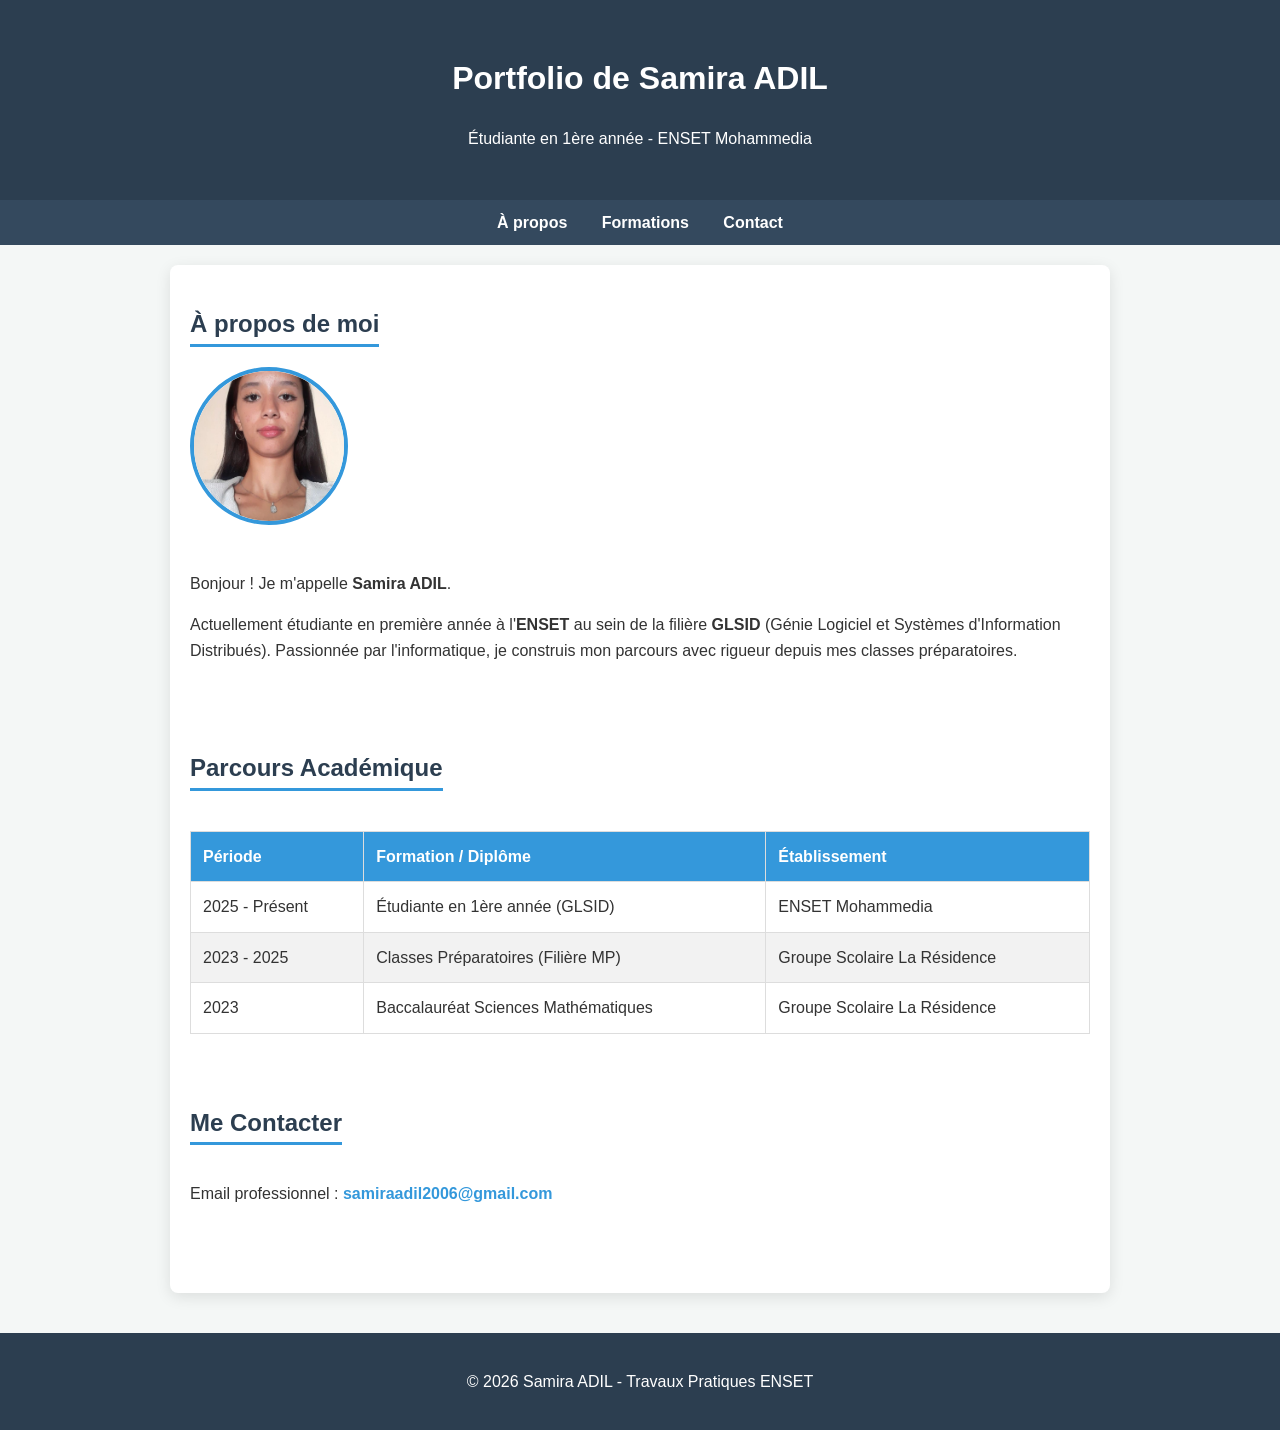
<file: TD1/index.html>
<!DOCTYPE html>
<html lang="fr">
<head>
    <meta charset="UTF-8">
    <meta name="viewport" content="width=device-width, initial-scale=1.0">
    <title>Portfolio - Samira ADIL</title>
    <style>
        body { font-family: 'Segoe UI', Tahoma, Geneva, Verdana, sans-serif; line-height: 1.6; margin: 0; padding: 0; color: #333; background-color: #f4f7f6; }
        header { background: #2c3e50; color: white; padding: 2rem 1rem; text-align: center; }
        nav { background: #34495e; padding: 10px; text-align: center; position: sticky; top: 0; z-index: 1000; }
        nav a { color: white; margin: 0 15px; text-decoration: none; font-weight: bold; transition: 0.3s; }
        nav a:hover { color: #3498db; }
        main { padding: 20px; max-width: 900px; margin: 20px auto; background: white; border-radius: 8px; box-shadow: 0 4px 15px rgba(0,0,0,0.1); }
        section { margin-bottom: 40px; padding-bottom: 10px; }
        h2 { color: #2c3e50; border-bottom: 3px solid #3498db; display: inline-block; margin-bottom: 20px; }
        .profile-container { display: flex; align-items: center; gap: 30px; flex-wrap: wrap; }
        .profile-img { border-radius: 50%; width: 150px; height: 150px; object-fit: cover; border: 4px solid #3498db; background-color: #eee; }
        table { width: 100%; border-collapse: collapse; margin-top: 20px; background: white; }
        table, th, td { border: 1px solid #ddd; padding: 12px; text-align: left; }
        th { background-color: #3498db; color: white; }
        tr:nth-child(even) { background-color: #f2f2f2; }
        footer { background: #2c3e50; color: white; text-align: center; padding: 20px; margin-top: 40px; }
        .contact-link { color: #3498db; text-decoration: none; font-weight: bold; }
    </style>
</head>
<body>

    <header>
        <h1>Portfolio de Samira ADIL</h1>
        <p>Étudiante en 1ère année - ENSET Mohammedia</p>
    </header>

    <nav>
        <a href="#propos">À propos</a>
        <a href="#formations">Formations</a>
        <a href="#contact">Contact</a>
    </nav>

    <main>
        <section id="propos">
            <h2>À propos de moi</h2>
            <div class="profile-container">
                <img src="ma-photo.jpg" alt="Photo de Samira ADIL" class="profile-img">
                <div>
                    <p>Bonjour ! Je m'appelle <strong>Samira ADIL</strong>.</p>
                    <p>Actuellement étudiante en première année à l'<strong>ENSET</strong> au sein de la filière <strong>GLSID</strong> (Génie Logiciel et Systèmes d'Information Distribués). Passionnée par l'informatique, je construis mon parcours avec rigueur depuis mes classes préparatoires.</p>
                </div>
            </div>
        </section>

        <section id="formations">
            <h2>Parcours Académique</h2>
            <table>
                <thead>
                    <tr>
                        <th>Période</th>
                        <th>Formation / Diplôme</th>
                        <th>Établissement</th>
                    </tr>
                </thead>
                <tbody>
                    <tr>
                        <td>2025 - Présent</td>
                        <td>Étudiante en 1ère année (GLSID)</td>
                        <td>ENSET Mohammedia</td>
                    </tr>
                    <tr>
                        <td>2023 - 2025</td>
                        <td>Classes Préparatoires (Filière MP)</td>
                        <td>Groupe Scolaire La Résidence</td>
                    </tr>
                    <tr>
                        <td>2023</td>
                        <td>Baccalauréat Sciences Mathématiques</td>
                        <td>Groupe Scolaire La Résidence</td>
                    </tr>
                </tbody>
            </table>
        </section>

        <section id="contact">
            <h2>Me Contacter</h2>
            <p>Email professionnel : <a href="mailto:samiraadil2006@gmail.com" class="contact-link">samiraadil2006@gmail.com</a></p>
        </section>
    </main>

    <footer>
        <p>&copy; 2026 Samira ADIL - Travaux Pratiques ENSET</p>
    </footer>

</body>
</html>
</file>
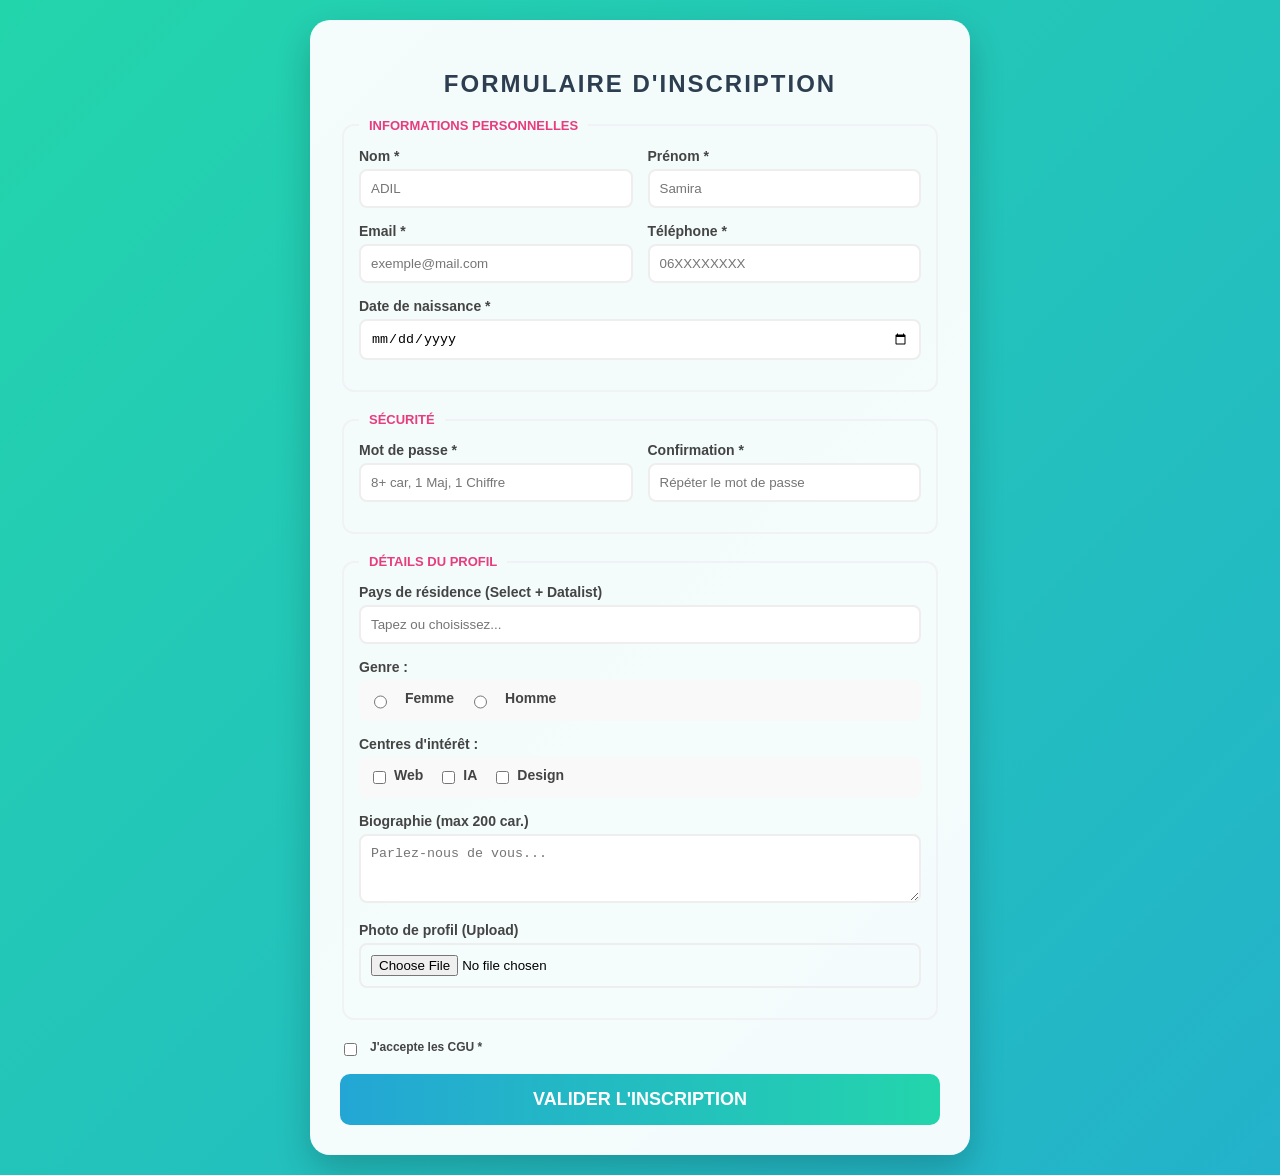
<file: TD2/index.html>
<!DOCTYPE html>
<html lang="fr">
<head>
    <meta charset="UTF-8">
    <meta name="viewport" content="width=device-width, initial-scale=1.0">
    <title>Inscription Complète - Samira ADIL</title>
    <style>
        body { 
            font-family: 'Poppins', sans-serif; 
            background: linear-gradient(-45deg, #ee7752, #e73c7e, #23a6d5, #23d5ab);
            background-size: 400% 400%;
            animation: gradient 15s ease infinite;
            display: flex; justify-content: center; align-items: center; 
            min-height: 100vh; margin: 0; padding: 20px;
        }
        @keyframes gradient { 0% { background-position: 0% 50%; } 50% { background-position: 100% 50%; } 100% { background-position: 0% 50%; } }

        .form-card { 
            background: rgba(255, 255, 255, 0.95); 
            padding: 30px; border-radius: 20px; 
            box-shadow: 0 15px 35px rgba(0,0,0,0.2); 
            width: 100%; max-width: 600px;
        }
        h2 { text-align: center; color: #2c3e50; text-transform: uppercase; letter-spacing: 2px; }
        fieldset { border: 2px solid #f0f2f5; border-radius: 12px; padding: 15px; margin-bottom: 20px; }
        legend { font-weight: bold; color: #e73c7e; padding: 0 10px; font-size: 13px; }
        
        .grid { display: grid; grid-template-columns: 1fr 1fr; gap: 15px; }
        .group { margin-bottom: 15px; }
        label { display: block; margin-bottom: 5px; font-weight: 600; color: #444; font-size: 14px; }
        input, select, textarea { width: 100%; padding: 10px; border: 2px solid #eee; border-radius: 8px; box-sizing: border-box; outline: none; }
        input:focus, textarea:focus { border-color: #23a6d5; }

        .flex-row { display: flex; gap: 15px; flex-wrap: wrap; background: #f9f9f9; padding: 10px; border-radius: 8px; }
        .checkbox-group { display: flex; align-items: center; gap: 5px; font-size: 13px; }
        input[type="checkbox"], input[type="radio"] { width: auto; }
        
        button { 
            width: 100%; padding: 15px; background: linear-gradient(to right, #23a6d5, #23d5ab); 
            color: white; border: none; border-radius: 10px; cursor: pointer; 
            font-size: 18px; font-weight: bold; transition: 0.3s;
        }
        button:hover { transform: translateY(-3px); box-shadow: 0 5px 15px rgba(0,0,0,0.2); }
    </style>
</head>
<body>

<div class="form-card">
    <h2>Formulaire d'Inscription</h2>
    <form action="#" method="POST">
        
        <fieldset>
            <legend>INFORMATIONS PERSONNELLES</legend>
            <div class="grid">
                <div class="group">
                    <label for="nom">Nom *</label>
                    <input type="text" id="nom" name="nom" required placeholder="ADIL">
                </div>
                <div class="group">
                    <label for="prenom">Prénom *</label>
                    <input type="text" id="prenom" name="prenom" required placeholder="Samira">
                </div>
            </div>
            <div class="grid">
                <div class="group">
                    <label for="email">Email *</label>
                    <input type="email" id="email" name="email" required placeholder="exemple@mail.com">
                </div>
                <div class="group">
                    <label for="tel">Téléphone *</label>
                    <input type="tel" id="tel" name="tel" pattern="0[5-7][0-9]{8}" required placeholder="06XXXXXXXX">
                </div>
            </div>
            <div class="group">
                <label for="birth">Date de naissance *</label>
                <input type="date" id="birth" name="birth" required>
            </div>
        </fieldset>

        <fieldset>
            <legend>SÉCURITÉ</legend>
            <div class="grid">
                <div class="group">
                    <label for="pass">Mot de passe *</label>
                    <input type="password" id="pass" name="pass" pattern="(?=.*\d)(?=.*[a-z])(?=.*[A-Z]).{8,}" required placeholder="8+ car, 1 Maj, 1 Chiffre">
                </div>
                <div class="group">
                    <label for="conf-pass">Confirmation *</label>
                    <input type="password" id="conf-pass" name="conf-pass" required placeholder="Répéter le mot de passe">
                </div>
            </div>
        </fieldset>

        <fieldset>
            <legend>DÉTAILS DU PROFIL</legend>
            <div class="group">
                <label for="pays">Pays de résidence (Select + Datalist)</label>
                <input list="liste-pays" id="pays" name="pays" placeholder="Tapez ou choisissez...">
                <datalist id="liste-pays">
                    <option value="Maroc"><option value="France"><option value="Sénégal"><option value="Canada">
                </datalist>
            </div>
            <div class="group">
                <label>Genre :</label>
                <div class="flex-row">
                    <input type="radio" id="f" name="genre" value="F" required> <label for="f">Femme</label>
                    <input type="radio" id="h" name="genre" value="H"> <label for="h">Homme</label>
                </div>
            </div>
            <div class="group">
                <label>Centres d'intérêt :</label>
                <div class="flex-row">
                    <div class="checkbox-group"><input type="checkbox" id="c1" name="interest" value="web"><label for="c1">Web</label></div>
                    <div class="checkbox-group"><input type="checkbox" id="c2" name="interest" value="ai"><label for="c2">IA</label></div>
                    <div class="checkbox-group"><input type="checkbox" id="c3" name="interest" value="design"><label for="c3">Design</label></div>
                </div>
            </div>
            <div class="group">
                <label for="bio">Biographie (max 200 car.)</label>
                <textarea id="bio" name="bio" maxlength="200" rows="3" placeholder="Parlez-nous de vous..."></textarea>
            </div>
            <div class="group">
                <label for="photo">Photo de profil (Upload)</label>
                <input type="file" id="photo" name="photo" accept="image/*">
            </div>
        </fieldset>

        <div class="group" style="display:flex; align-items: center; gap: 10px;">
            <input type="checkbox" id="cgu" name="cgu" required style="width:auto;">
            <label for="cgu" style="font-size: 12px;">J'accepte les CGU *</label>
        </div>

        <button type="submit">VALIDER L'INSCRIPTION</button>
    </form>
</div>

</body>
</html>
</file>
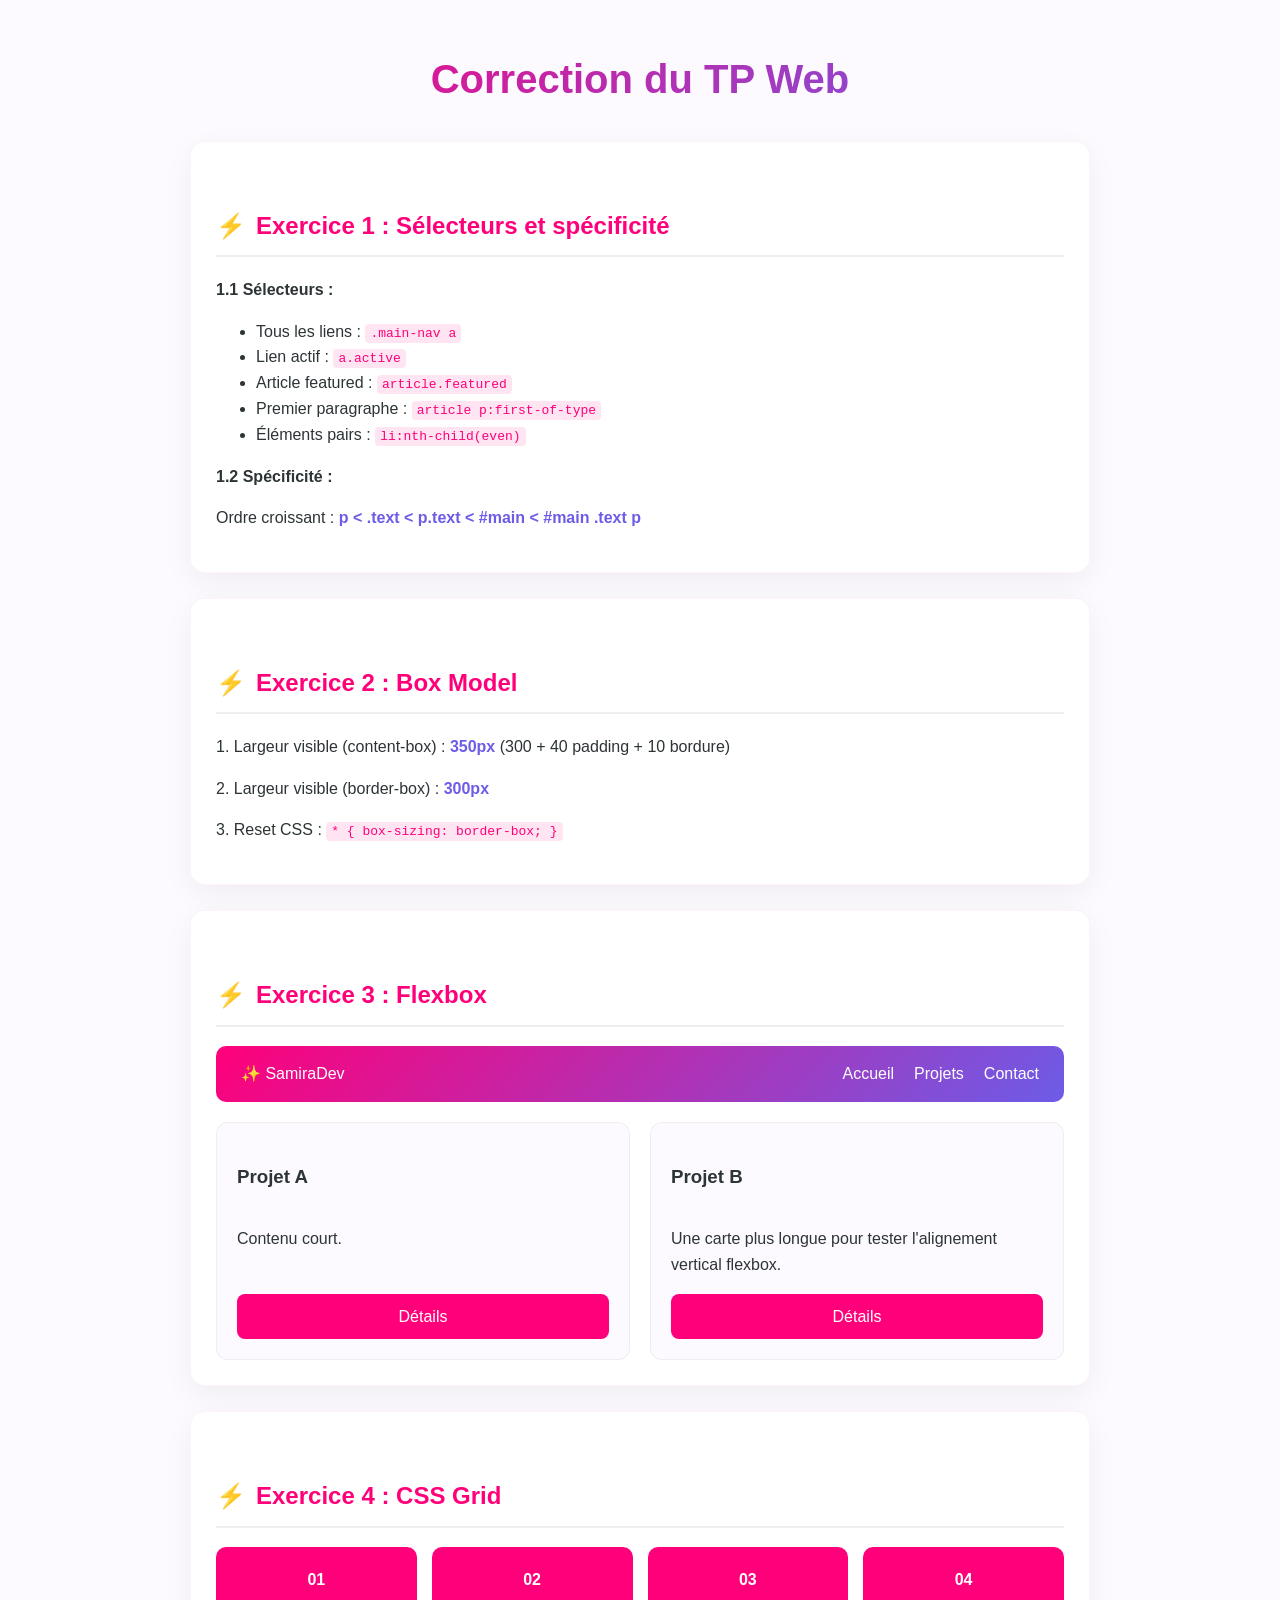
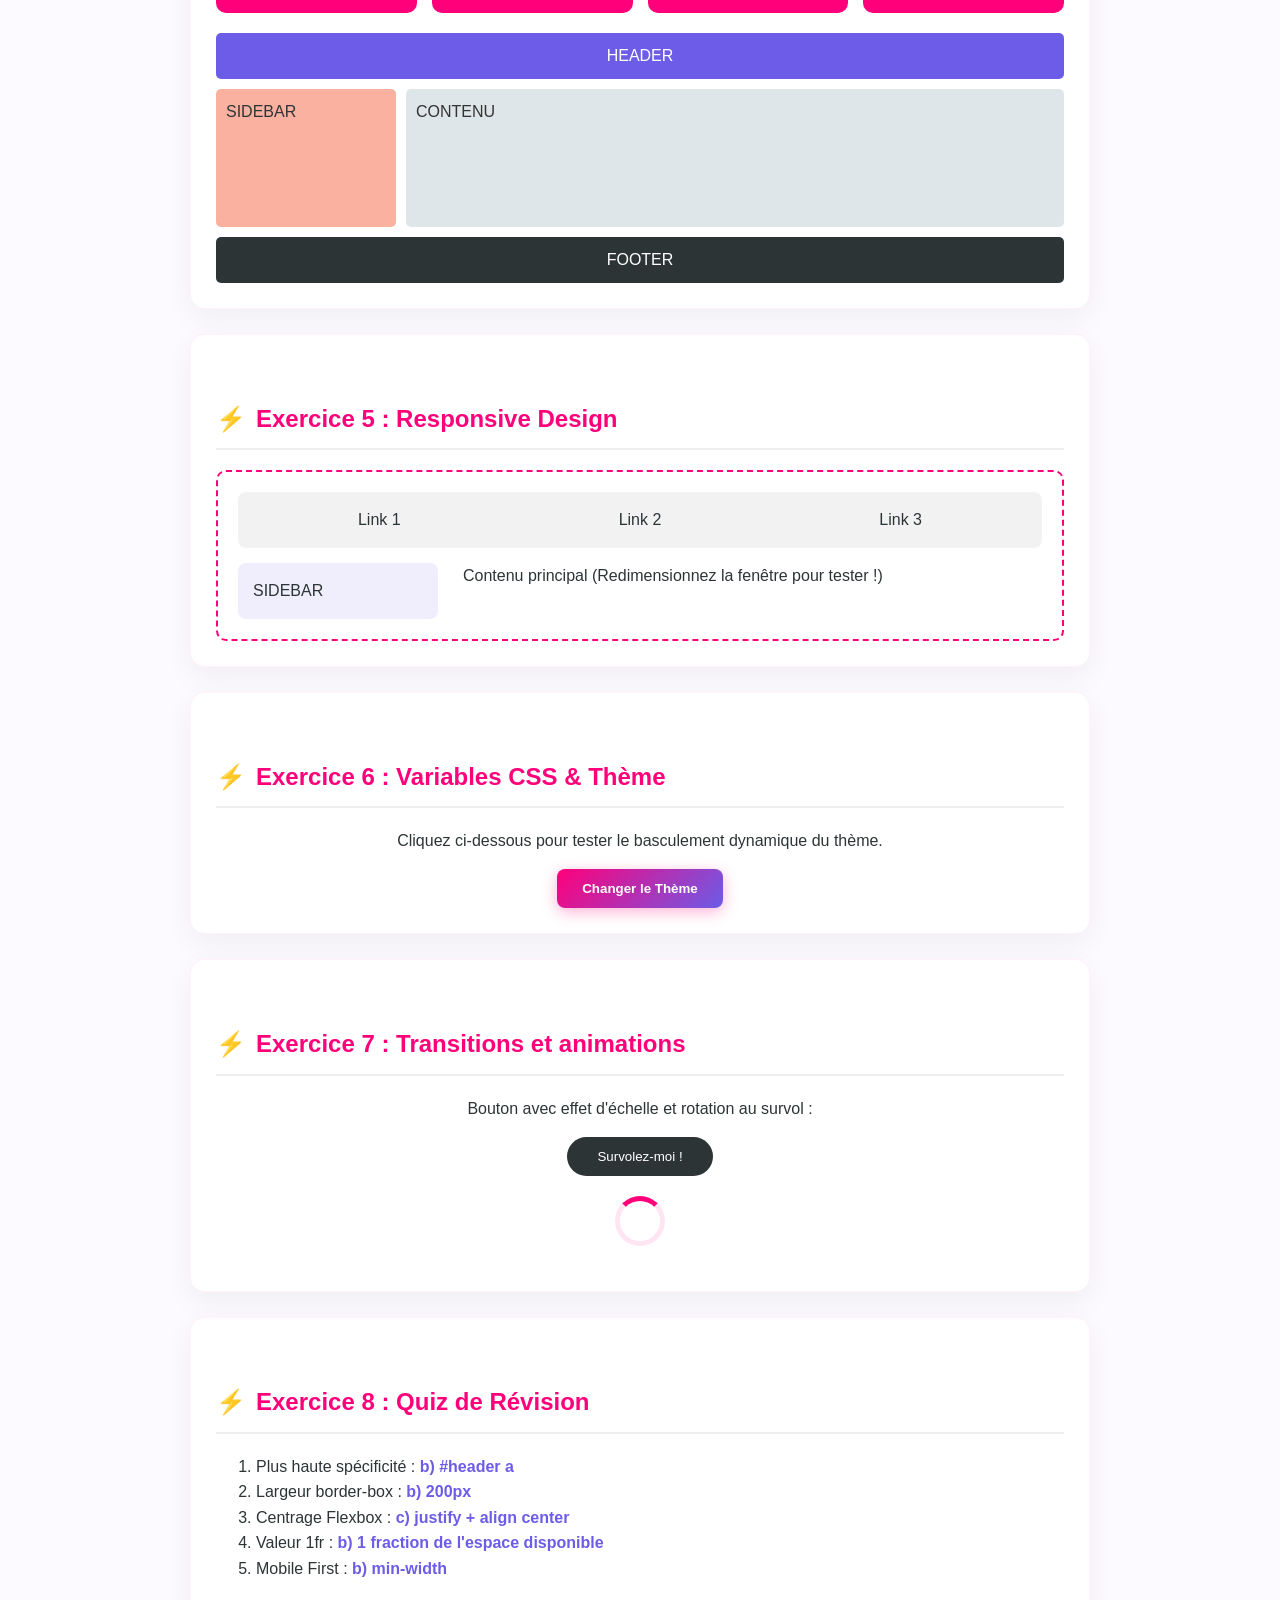
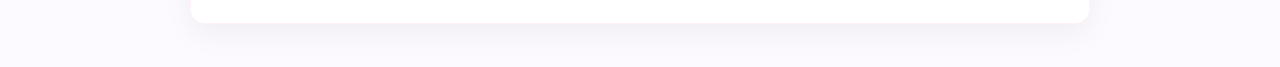
<file: TD4/index.html>
<!DOCTYPE html>
<html lang="fr">
<head>
  <meta charset="UTF-8">
  <meta name="viewport" content="width=device-width, initial-scale=1.0">
  <title>TP Technologies et Développement Web - Correction</title>
  <style>
    /* --- CONFIGURATION DES VARIABLES (EXERCICE 6) --- */
    :root {
      --primary-color: #ff007a; /* Rose Orchidée */
      --secondary-color: #2d3436;
      --bg-color: #fcfaff;
      --text-color: #2d3436;
      --card-bg: #ffffff;
      --accent-gradient: linear-gradient(135deg, #ff007a 0%, #6c5ce7 100%);
    }

    /* Thème Sombre */
    body.dark-theme {
      --bg-color: #120f1a;
      --text-color: #f1f1f1;
      --card-bg: #1e1b26;
      --secondary-color: #ff007a;
    }

    /* --- BASE & RESET (EXERCICE 2.1 Q3) --- */
    * {
      box-sizing: border-box;
    }

    body {
      font-family: 'Poppins', 'Segoe UI', sans-serif;
      background-color: var(--bg-color);
      color: var(--text-color);
      line-height: 1.6;
      margin: 0;
      padding: 20px;
      transition: all 0.4s ease;
    }

    .container { max-width: 900px; margin: 0 auto; }
    
    h1 { 
      text-align: center; 
      background: var(--accent-gradient);
      -webkit-background-clip: text;
      -webkit-text-fill-color: transparent;
      font-size: 2.5rem;
      margin-bottom: 30px;
    }

    h2 { 
      color: var(--primary-color); 
      border-bottom: 2px solid #eee;
      padding-bottom: 10px;
      margin-top: 40px;
      display: flex;
      align-items: center;
    }

    h2::before {
      content: '⚡';
      margin-right: 10px;
    }
    
    .exo-section {
      background: var(--card-bg);
      padding: 25px;
      margin-bottom: 25px;
      border-radius: 15px;
      box-shadow: 0 10px 30px rgba(0,0,0,0.05);
      border: 1px solid rgba(255, 0, 122, 0.05);
    }

    code { background: rgba(255, 0, 122, 0.1); padding: 2px 5px; border-radius: 4px; color: #ff007a; font-family: monospace; }
    .ans { color: #6c5ce7; font-weight: bold; }

    /* --- EXERCICE 3 : FLEXBOX --- */
    .navbar {
      display: flex;
      justify-content: space-between;
      align-items: center;
      background: var(--accent-gradient);
      color: white;
      padding: 15px 25px;
      border-radius: 10px;
    }
    .nav-links { display: flex; list-style: none; gap: 20px; margin: 0; padding: 0; }
    .nav-links a { color: white; text-decoration: none; font-weight: 500; }

    .cards-container { display: flex; gap: 20px; margin-top: 20px; }
    .card { 
      flex: 1; background: var(--bg-color); padding: 20px; border-radius: 12px; color: var(--text-color);
      display: flex; flex-direction: column; border: 1px solid rgba(0,0,0,0.05);
    }
    .card-link { 
      margin-top: auto; background: var(--primary-color); color: white; 
      text-align: center; padding: 10px; text-decoration: none; border-radius: 8px; 
      transition: 0.3s;
    }
    .card-link:hover { opacity: 0.8; transform: translateY(-2px); }

    /* --- EXERCICE 4 : GRID --- */
    .grid-cards {
      display: grid;
      grid-template-columns: repeat(auto-fit, minmax(150px, 1fr));
      gap: 15px;
    }
    .grid-item { background: var(--primary-color); color: white; padding: 20px; text-align: center; border-radius: 10px; font-weight: bold; }

    .page-layout {
      display: grid;
      grid-template-areas: "header header" "sidebar main" "footer footer";
      grid-template-columns: 180px 1fr;
      grid-template-rows: auto 1fr auto;
      gap: 10px;
      height: 250px;
      margin-top: 20px;
    }
    .header-area { grid-area: header; background: #6c5ce7; color: white; text-align: center; padding: 10px; border-radius: 5px; }
    .sidebar-area { grid-area: sidebar; background: #fab1a0; color: #2d3436; padding: 10px; border-radius: 5px; }
    .main-area { grid-area: main; background: #dfe6e9; color: #333; padding: 10px; border-radius: 5px; }
    .footer-area { grid-area: footer; background: #2d3436; color: white; text-align: center; padding: 10px; border-radius: 5px; }

    /* --- EXERCICE 5 : RESPONSIVE --- */
    .res-container { width: 100%; padding: 20px; border: 2px dashed #ff007a; border-radius: 10px; }
    .res-nav { display: flex; flex-direction: column; gap: 8px; background: rgba(0,0,0,0.05); padding: 15px; border-radius: 8px; }
    .res-sidebar { display: none; }
    .res-content { display: block; margin-top: 15px; }

    @media (min-width: 768px) {
      .res-nav { flex-direction: row; justify-content: space-around; }
      .res-content { display: flex; gap: 25px; }
      .res-sidebar { display: block; width: 200px; background: rgba(108, 92, 231, 0.1); padding: 15px; border-radius: 8px; }
    }

    /* --- EXERCICE 6 : THEME BTN --- */
    .btn-theme {
      padding: 12px 25px;
      background: var(--accent-gradient);
      color: white;
      border: none;
      border-radius: 8px;
      cursor: pointer;
      font-weight: bold;
      box-shadow: 0 4px 15px rgba(255, 0, 122, 0.3);
      transition: 0.3s;
    }
    .btn-theme:hover { transform: scale(1.05); }

    /* --- EXERCICE 7 : ANIMATIONS --- */
    .btn-animated {
      padding: 12px 30px;
      background: #2d3436;
      color: white;
      border: none;
      border-radius: 50px;
      cursor: pointer;
      transition: all 0.3s cubic-bezier(0.175, 0.885, 0.32, 1.275);
    }
    .btn-animated:hover { transform: scale(1.1) rotate(2deg); background: #ff007a; }

    .loader {
      width: 50px; height: 50px;
      border: 5px solid rgba(255, 0, 122, 0.1);
      border-top: 5px solid #ff007a;
      border-radius: 50%;
      animation: spin 1s cubic-bezier(0.68, -0.55, 0.265, 1.55) infinite;
      margin: 20px auto;
    }
    @keyframes spin { 0% { transform: rotate(0deg); } 100% { transform: rotate(360deg); } }

  </style>
</head>
<body>

<div class="container">
  <h1>Correction du TP Web</h1>

  <section class="exo-section">
    <h2>Exercice 1 : Sélecteurs et spécificité</h2>
    <p><strong>1.1 Sélecteurs :</strong></p>
    <ul>
      <li>Tous les liens : <code>.main-nav a</code></li>
      <li>Lien actif : <code>a.active</code></li>
      <li>Article featured : <code>article.featured</code></li>
      <li>Premier paragraphe : <code>article p:first-of-type</code></li>
      <li>Éléments pairs : <code>li:nth-child(even)</code></li>
    </ul>
    <p><strong>1.2 Spécificité :</strong></p>
    <p>Ordre croissant : <span class="ans">p < .text < p.text < #main < #main .text p</span></p>
  </section>

  <section class="exo-section">
    <h2>Exercice 2 : Box Model</h2>
    <p>1. Largeur visible (content-box) : <span class="ans">350px</span> (300 + 40 padding + 10 bordure)</p>
    <p>2. Largeur visible (border-box) : <span class="ans">300px</span></p>
    <p>3. Reset CSS : <code>* { box-sizing: border-box; }</code></p>
  </section>

  <section class="exo-section">
    <h2>Exercice 3 : Flexbox</h2>
    <nav class="navbar">
      <div class="logo">✨ SamiraDev</div>
      <ul class="nav-links">
        <li><a href="#">Accueil</a></li><li><a href="#">Projets</a></li><li><a href="#">Contact</a></li>
      </ul>
    </nav>
    <div class="cards-container">
      <div class="card"><h3>Projet A</h3><p>Contenu court.</p><a href="#" class="card-link">Détails</a></div>
      <div class="card"><h3>Projet B</h3><p>Une carte plus longue pour tester l'alignement vertical flexbox.</p><a href="#" class="card-link">Détails</a></div>
    </div>
  </section>

  <section class="exo-section">
    <h2>Exercice 4 : CSS Grid</h2>
    <div class="grid-cards">
      <div class="grid-item">01</div><div class="grid-item">02</div><div class="grid-item">03</div><div class="grid-item">04</div>
    </div>
    <div class="page-layout">
      <header class="header-area">HEADER</header>
      <nav class="sidebar-area">SIDEBAR</nav>
      <main class="main-area">CONTENU</main>
      <footer class="footer-area">FOOTER</footer>
    </div>
  </section>

  <section class="exo-section">
    <h2>Exercice 5 : Responsive Design</h2>
    <div class="res-container">
      <nav class="res-nav">
        <span>Link 1</span><span>Link 2</span><span>Link 3</span>
      </nav>
      <div class="res-content">
        <aside class="res-sidebar">SIDEBAR</aside>
        <main>Contenu principal (Redimensionnez la fenêtre pour tester !)</main>
      </div>
    </div>
  </section>

  <section class="exo-section" style="text-align: center;">
    <h2>Exercice 6 : Variables CSS & Thème</h2>
    <p>Cliquez ci-dessous pour tester le basculement dynamique du thème.</p>
    <button class="btn-theme" onclick="document.body.classList.toggle('dark-theme')">
      Changer le Thème
    </button>
  </section>

  <section class="exo-section" style="text-align: center;">
    <h2>Exercice 7 : Transitions et animations</h2>
    <p>Bouton avec effet d'échelle et rotation au survol :</p>
    <button class="btn-animated">Survolez-moi !</button>
    <div class="loader"></div>
  </section>

  <section class="exo-section">
    <h2>Exercice 8 : Quiz de Révision</h2>
    <ol>
      <li>Plus haute spécificité : <span class="ans">b) #header a</span></li>
      <li>Largeur border-box : <span class="ans">b) 200px</span></li>
      <li>Centrage Flexbox : <span class="ans">c) justify + align center</span></li>
      <li>Valeur 1fr : <span class="ans">b) 1 fraction de l'espace disponible</span></li>
      <li>Mobile First : <span class="ans">b) min-width</span></li>
    </ol>
  </section>

</div>
</body>
</html>
</file>
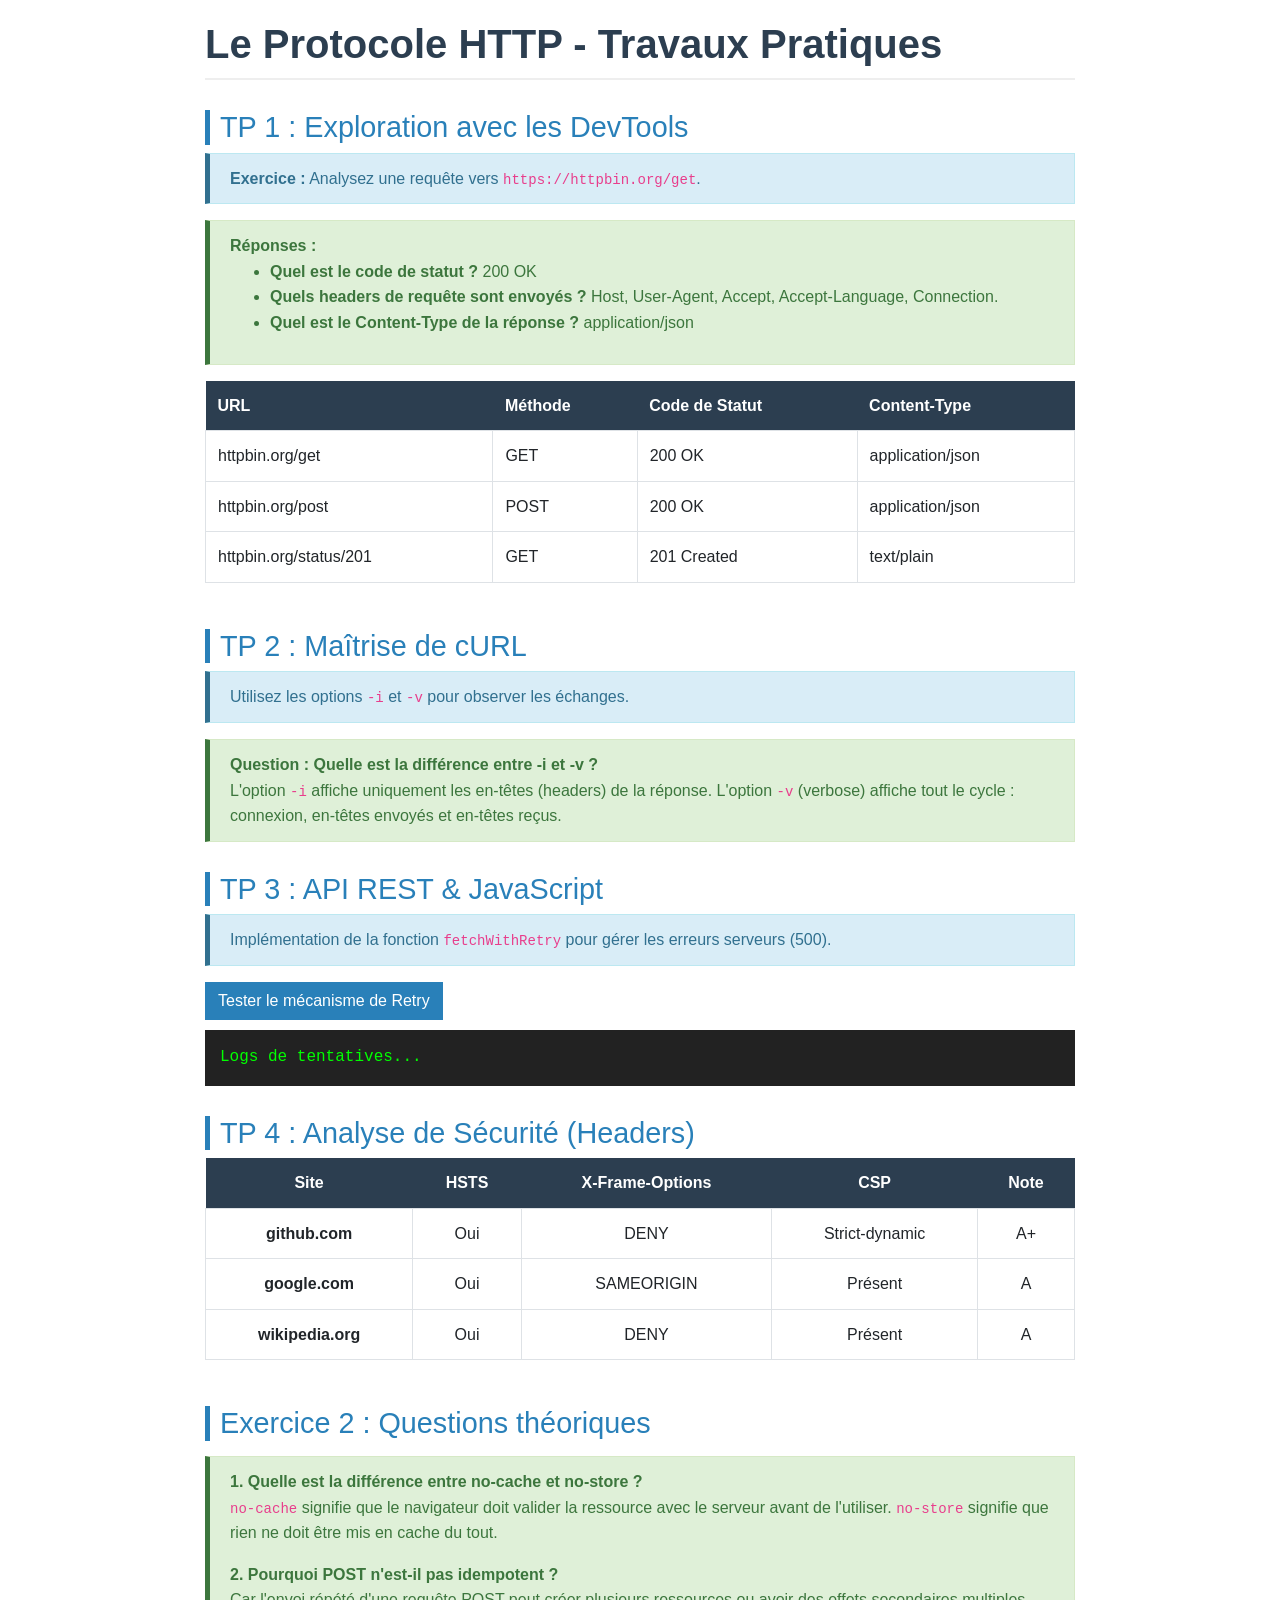
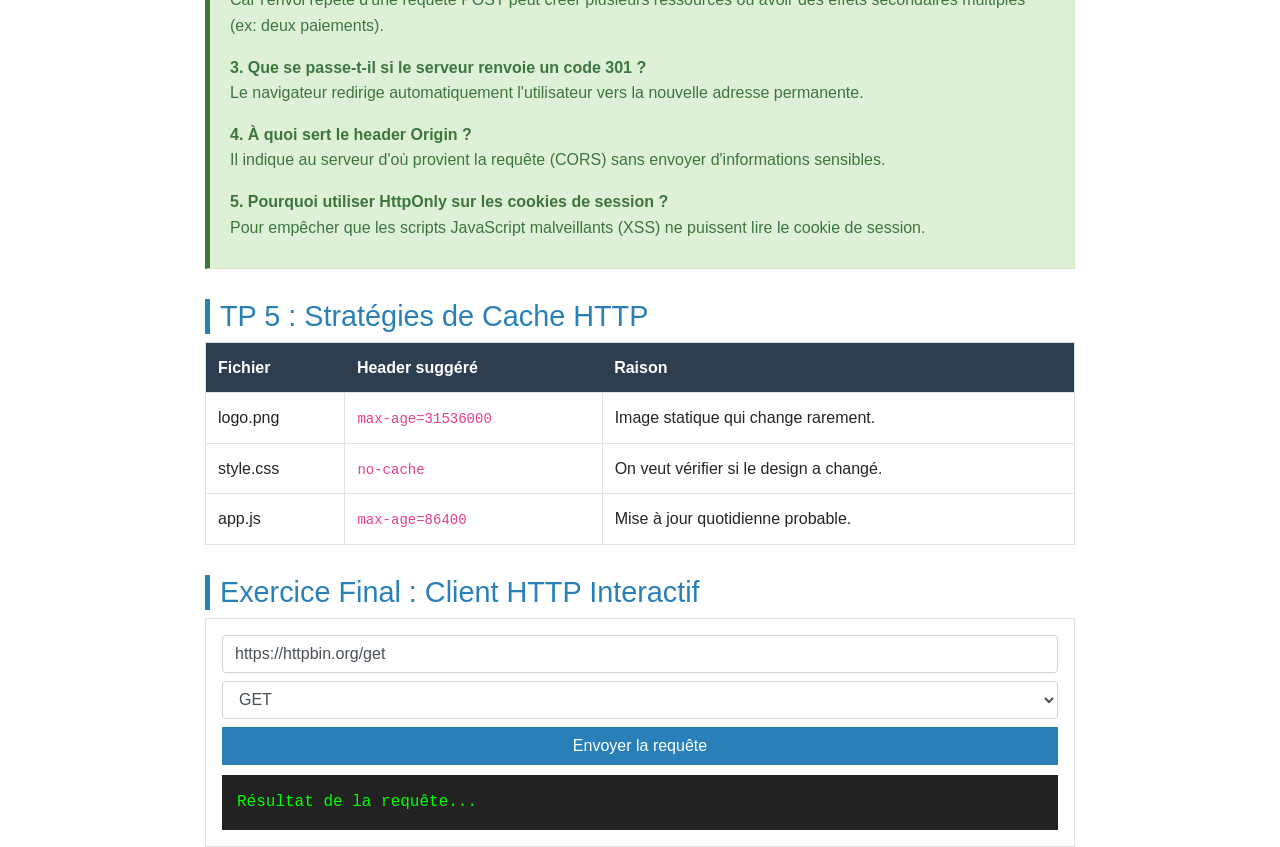
<file: TPs/index.html>
<!DOCTYPE html>
<html lang="fr">
<head>
    <meta charset="UTF-8">
    <meta name="viewport" content="width=device-width, initial-scale=1.0">
    <title>Le Protocole HTTP - Travaux Pratiques</title>
    <link rel="stylesheet" href="https://stackpath.bootstrapcdn.com/bootstrap/4.5.2/css/bootstrap.min.css">
    <style>
        body { font-family: 'Helvetica Neue', Helvetica, Arial, sans-serif; line-height: 1.6; color: #333; background-color: #fff; padding-top: 20px; }
        .container { max-width: 900px; }
        h1 { color: #2c3e50; border-bottom: 2px solid #eee; padding-bottom: 10px; font-weight: bold; }
        h2 { color: #2980b9; margin-top: 30px; font-size: 1.8rem; border-left: 5px solid #2980b9; padding-left: 10px; }
        h3 { font-size: 1.3rem; margin-top: 20px; color: #16a085; }
        .alert-info { background-color: #d9edf7; border-color: #bce8f1; color: #31708f; border-radius: 0; border-left: 5px solid #31708f; }
        .alert-success { background-color: #dff0d8; border-color: #d6e9c6; color: #3c763d; border-radius: 0; border-left: 5px solid #3c763d; margin-top: 15px; }
        pre { background: #f8f9fa; border: 1px solid #ddd; padding: 15px; border-radius: 0; }
        .table thead th { background-color: #2c3e50; color: white; border: none; }
        #response-area, #retry-log { background: #222; color: #00ff00; padding: 15px; font-family: monospace; min-height: 50px; margin-top: 10px; }
        .btn-custom { background-color: #2980b9; color: white; border-radius: 0; }
        .btn-custom:hover { background-color: #1f6391; color: white; }
    </style>
</head>
<body>

<div class="container">
    <h1>Le Protocole HTTP - Travaux Pratiques</h1>

    <h2>TP 1 : Exploration avec les DevTools</h2>
    <div class="alert alert-info">
        <strong>Exercice :</strong> Analysez une requête vers <code>https://httpbin.org/get</code>.
    </div>

    <div class="alert alert-success">
        <strong>Réponses :</strong>
        <ul>
            <li><strong>Quel est le code de statut ?</strong> 200 OK</li>
            <li><strong>Quels headers de requête sont envoyés ?</strong> Host, User-Agent, Accept, Accept-Language, Connection.</li>
            <li><strong>Quel est le Content-Type de la réponse ?</strong> application/json</li>
        </ul>
    </div>

    <div class="table-responsive mt-3">
        <table class="table table-bordered">
            <thead>
                <tr>
                    <th>URL</th>
                    <th>Méthode</th>
                    <th>Code de Statut</th>
                    <th>Content-Type</th>
                </tr>
            </thead>
            <tbody>
                <tr>
                    <td>httpbin.org/get</td>
                    <td>GET</td>
                    <td>200 OK</td>
                    <td>application/json</td>
                </tr>
                <tr>
                    <td>httpbin.org/post</td>
                    <td>POST</td>
                    <td>200 OK</td>
                    <td>application/json</td>
                </tr>
                <tr>
                    <td>httpbin.org/status/201</td>
                    <td>GET</td>
                    <td>201 Created</td>
                    <td>text/plain</td>
                </tr>
            </tbody>
        </table>
    </div>

    <h2>TP 2 : Maîtrise de cURL</h2>
    <div class="alert alert-info">
        Utilisez les options <code>-i</code> et <code>-v</code> pour observer les échanges.
    </div>
    <div class="alert alert-success">
        <strong>Question : Quelle est la différence entre -i et -v ?</strong><br>
        L'option <code>-i</code> affiche uniquement les en-têtes (headers) de la réponse. L'option <code>-v</code> (verbose) affiche tout le cycle : connexion, en-têtes envoyés et en-têtes reçus.
    </div>

    <h2>TP 3 : API REST & JavaScript</h2>
    <div class="alert alert-info">
        Implémentation de la fonction <code>fetchWithRetry</code> pour gérer les erreurs serveurs (500).
    </div>
    <button class="btn btn-custom" onclick="runRetryTest()">Tester le mécanisme de Retry</button>
    <div id="retry-log">Logs de tentatives...</div>

    <h2>TP 4 : Analyse de Sécurité (Headers)</h2>
    <div class="table-responsive">
        <table class="table table-bordered text-center">
            <thead>
                <tr>
                    <th>Site</th>
                    <th>HSTS</th>
                    <th>X-Frame-Options</th>
                    <th>CSP</th>
                    <th>Note</th>
                </tr>
            </thead>
            <tbody>
                <tr>
                    <td><strong>github.com</strong></td>
                    <td>Oui</td>
                    <td>DENY</td>
                    <td>Strict-dynamic</td>
                    <td>A+</td>
                </tr>
                <tr>
                    <td><strong>google.com</strong></td>
                    <td>Oui</td>
                    <td>SAMEORIGIN</td>
                    <td>Présent</td>
                    <td>A</td>
                </tr>
                <tr>
                    <td><strong>wikipedia.org</strong></td>
                    <td>Oui</td>
                    <td>DENY</td>
                    <td>Présent</td>
                    <td>A</td>
                </tr>
            </tbody>
        </table>
    </div>

    <h2>Exercice 2 : Questions théoriques</h2>
    <div class="alert alert-success">
        <p><strong>1. Quelle est la différence entre no-cache et no-store ?</strong><br>
        <code>no-cache</code> signifie que le navigateur doit valider la ressource avec le serveur avant de l'utiliser. <code>no-store</code> signifie que rien ne doit être mis en cache du tout.</p>
        
        <p><strong>2. Pourquoi POST n'est-il pas idempotent ?</strong><br>
        Car l'envoi répété d'une requête POST peut créer plusieurs ressources ou avoir des effets secondaires multiples (ex: deux paiements).</p>
        
        <p><strong>3. Que se passe-t-il si le serveur renvoie un code 301 ?</strong><br>
        Le navigateur redirige automatiquement l'utilisateur vers la nouvelle adresse permanente.</p>
        
        <p><strong>4. À quoi sert le header Origin ?</strong><br>
        Il indique au serveur d'où provient la requête (CORS) sans envoyer d'informations sensibles.</p>
        
        <p><strong>5. Pourquoi utiliser HttpOnly sur les cookies de session ?</strong><br>
        Pour empêcher que les scripts JavaScript malveillants (XSS) ne puissent lire le cookie de session.</p>
    </div>

    <h2>TP 5 : Stratégies de Cache HTTP</h2>
    <table class="table table-bordered">
        <thead>
            <tr>
                <th>Fichier</th>
                <th>Header suggéré</th>
                <th>Raison</th>
            </tr>
        </thead>
        <tbody>
            <tr>
                <td>logo.png</td>
                <td><code>max-age=31536000</code></td>
                <td>Image statique qui change rarement.</td>
            </tr>
            <tr>
                <td>style.css</td>
                <td><code>no-cache</code></td>
                <td>On veut vérifier si le design a changé.</td>
            </tr>
            <tr>
                <td>app.js</td>
                <td><code>max-age=86400</code></td>
                <td>Mise à jour quotidienne probable.</td>
            </tr>
        </tbody>
    </table>

    <h2>Exercice Final : Client HTTP Interactif</h2>
    <div class="p-3 border">
        <input type="url" id="urlInput" class="form-control mb-2" value="https://httpbin.org/get">
        <select id="methodSelect" class="form-control mb-2">
            <option>GET</option>
            <option>POST</option>
        </select>
        <button class="btn btn-custom btn-block" onclick="sendRequest()">Envoyer la requête</button>
        <div id="response-area">Résultat de la requête...</div>
    </div>
</div>

<script>
    async function fetchWithRetry(url, options, maxRetries) {
        const log = document.getElementById('retry-log');
        log.textContent = "";
        for (let i = 0; i <= maxRetries; i++) {
            try {
                log.textContent += `Essai ${i}... `;
                const res = await fetch(url, options);
                if (res.status >= 500) throw new Error(res.status);
                log.textContent += "Succès !\n";
                return res;
            } catch (e) {
                if (i === maxRetries) { log.textContent += "\nÉchec final."; throw e; }
                log.textContent += `Erreur ${e.message}. Attente 1s...\n`;
                await new Promise(r => setTimeout(r, 1000));
            }
        }
    }

    function runRetryTest() { 
        fetchWithRetry('https://httpbin.org/status/500', {}, 3).catch(e => {}); 
    }

    async function sendRequest() {
        const area = document.getElementById('response-area');
        area.textContent = "Chargement...";
        try {
            const url = document.getElementById('urlInput').value;
            const method = document.getElementById('methodSelect').value;
            const res = await fetch(url, { method: method });
            const data = await res.json();
            area.textContent = JSON.stringify(data, null, 2);
        } catch (e) { area.textContent = "Erreur: " + e.message; }
    }
</script>

</body>
</html>
</file>
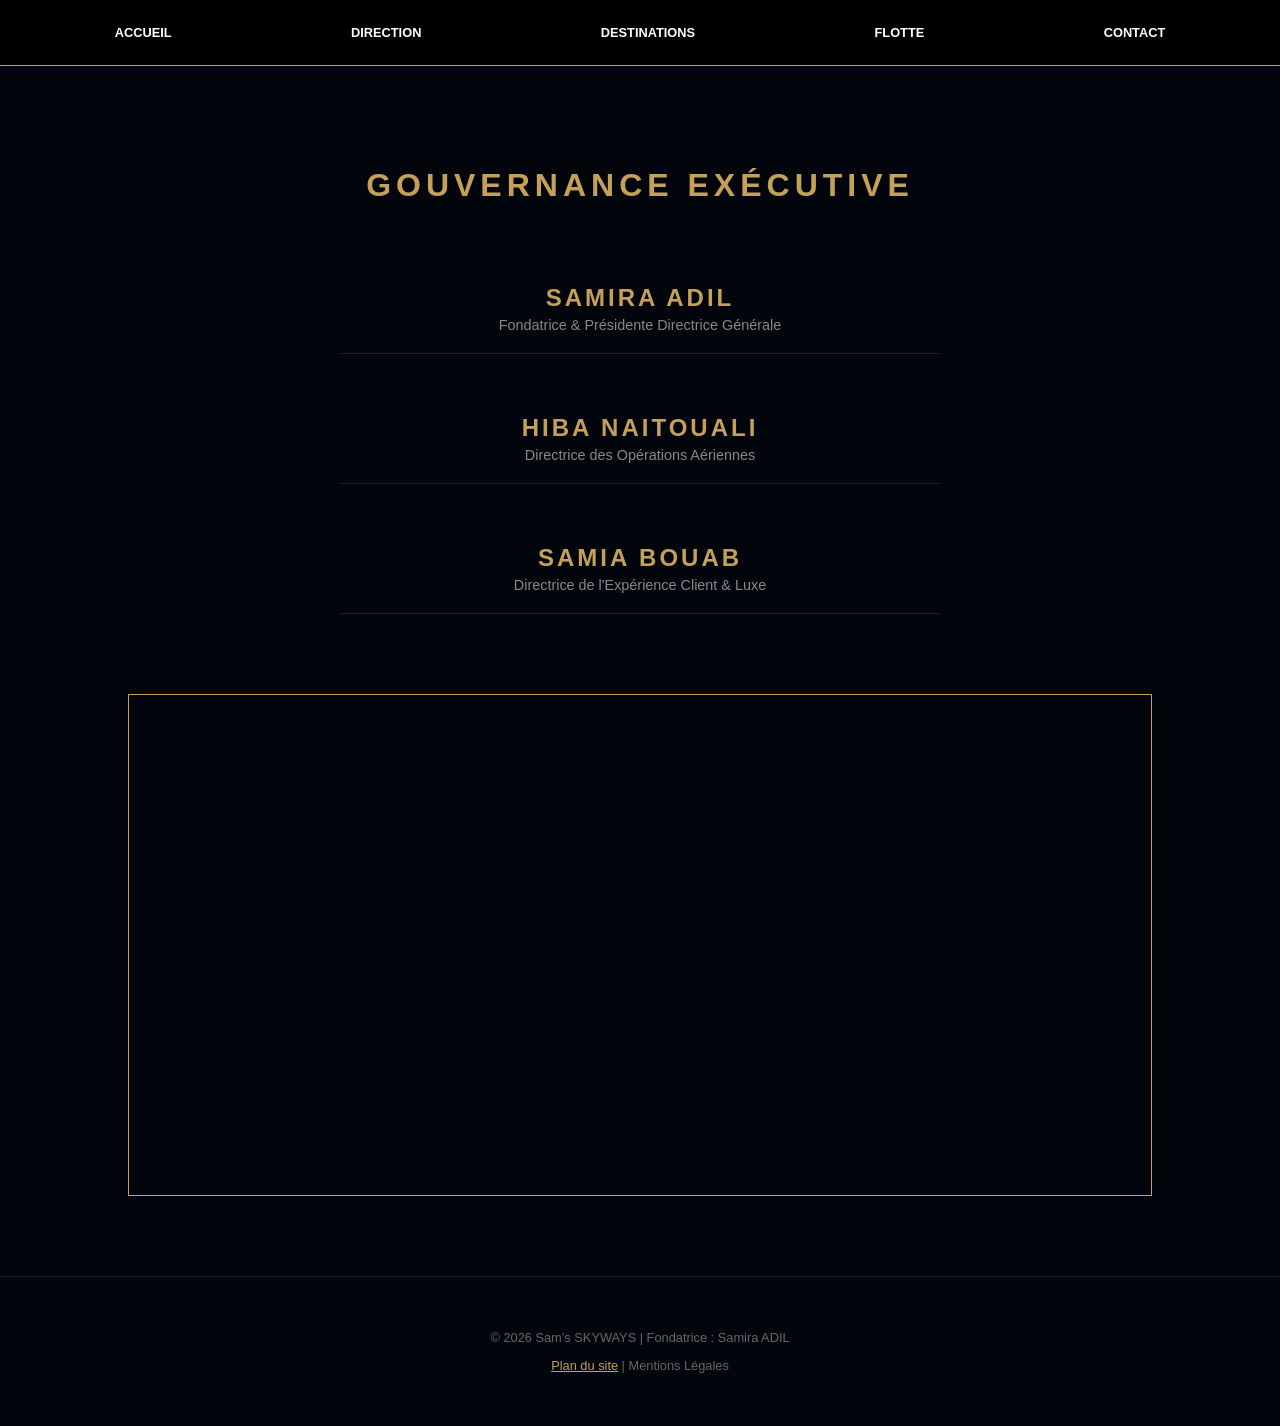
<file: TD3/about.html>
<!DOCTYPE html>
<html lang="fr">
<head>
    <meta charset="UTF-8">
    <meta name="viewport" content="width=device-width, initial-scale=1.0">
    <meta name="description" content="L'équipe dirigeante de Sam’s SKYWAYS.">
    <meta property="og:title" content="Direction | Sam’s SKYWAYS">
    <title>Direction | Sam’s SKYWAYS</title>
    <style>
        :root { --gold: #c5a059; --dark: #02060c; --white: #f0f4f8; }
        body { background: var(--dark); color: var(--white); font-family: 'Segoe UI', sans-serif; margin: 0; text-align: center; }
        
        nav { display: flex; justify-content: space-around; padding: 25px; background: #000; border-bottom: 1px solid var(--gold); }
        nav a { color: white; text-decoration: none; font-weight: bold; text-transform: uppercase; font-size: 0.8rem; }

        .container { padding: 80px 10%; }
        h1 { color: var(--gold); letter-spacing: 5px; text-transform: uppercase; margin-bottom: 60px; }

        /* Structure Figure/Figcaption sans photo (Exigence TP) */
        .team-list { 
            display: flex; 
            flex-direction: column; 
            gap: 40px; 
            max-width: 600px; 
            margin: 0 auto 80px; 
        }
        
        figure { 
            margin: 0; 
            padding: 20px; 
            border-bottom: 1px solid #222; 
            transition: 0.3s;
        }
        
        figure:hover { border-color: var(--gold); background: rgba(197, 160, 89, 0.05); }

        figcaption { display: flex; flex-direction: column; align-items: center; }
        
        .name { 
            color: var(--gold); 
            font-weight: bold; 
            text-transform: uppercase; 
            letter-spacing: 3px; 
            font-size: 1.5rem; 
        }
        
        .role { 
            font-size: 0.9rem; 
            color: #888; 
            margin-top: 5px; 
            text-transform: italic;
        }

        /* Vidéo de présentation (Exigence TP: autoplay, muted, loop) */
        .video-container { 
            margin-top: 50px; 
            border: 1px solid var(--gold); 
            line-height: 0;
        }
        video { width: 100%; max-width: 1000px; }

        footer { padding: 40px; border-top: 1px solid #222; font-size: 0.8rem; color: #666; }
    </style>
</head>
<body>

    <nav>
        <a href="index.html">Accueil</a>
        <a href="about.html">Direction</a>
        <a href="services.html">Destinations</a>
        <a href="gallery.html">Flotte</a>
        <a href="contact.html">Contact</a>
    </nav>

    <div class="container">
        <h1>GOUVERNANCE EXÉCUTIVE</h1>

        <div class="team-list">
            <figure>
                <figcaption>
                    <span class="name">Samira ADIL</span>
                    <span class="role">Fondatrice & Présidente Directrice Générale</span>
                </figcaption>
            </figure>

            <figure>
                <figcaption>
                    <span class="name">Hiba NAITOUALI</span>
                    <span class="role">Directrice des Opérations Aériennes</span>
                </figcaption>
            </figure>

            <figure>
                <figcaption>
                    <span class="name">Samia BOUAB</span>
                    <span class="role">Directrice de l'Expérience Client & Luxe</span>
                </figcaption>
            </figure>
        </div>

        <div class="video-container">
            <video autoplay muted loop>
                <source src="https://assets.mixkit.co/videos/preview/mixkit-flying-over-a-sea-of-clouds-at-sunset-10332-large.mp4" type="video/mp4">
            </video>
        </div>
    </div>

    <footer>
        <p>© 2026 Sam’s SKYWAYS | Fondatrice : Samira ADIL</p>
        <p><a href="index.html" style="color:var(--gold)">Plan du site</a> | Mentions Légales</p>
    </footer>

</body>
</html>
</file>
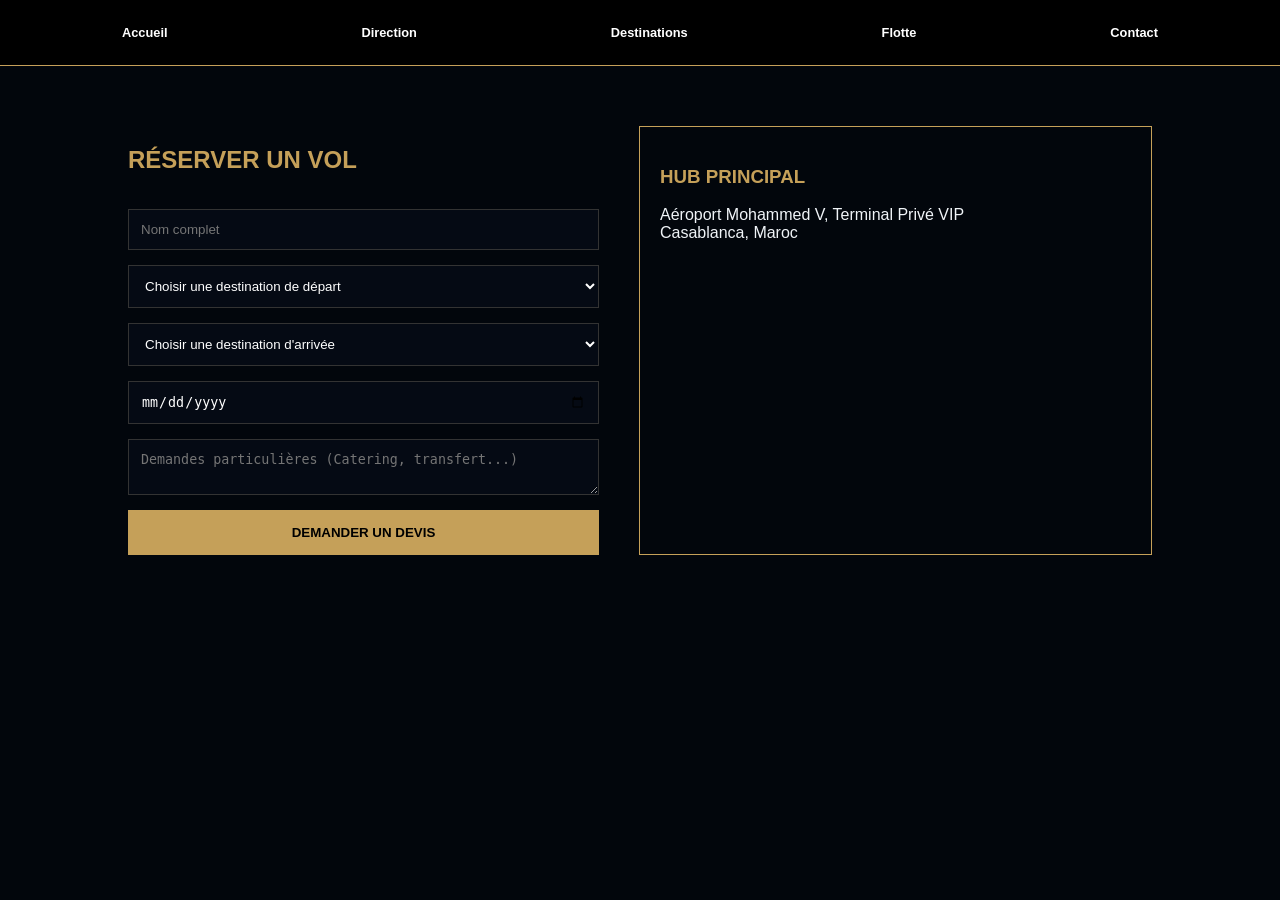
<file: TD3/contact.html>
<!DOCTYPE html>
<html lang="fr">
<head>
    <meta charset="UTF-8">
    <title>Réservation | Sam’s SKYWAYS</title>
    <style>
        :root { --gold: #c5a059; --dark: #02060c; --white: #f0f4f8; }
        body { background: var(--dark); color: var(--white); font-family: sans-serif; margin: 0; }
        nav { display: flex; justify-content: space-around; padding: 25px; background: #000; border-bottom: 1px solid var(--gold); }
        nav a { color: white; text-decoration: none; font-weight: bold; font-size: 0.8rem; }
        .container { padding: 60px 10%; display: flex; gap: 40px; flex-wrap: wrap; }
        form { flex: 1; display: flex; flex-direction: column; gap: 15px; min-width: 300px; }
        input, select, textarea { padding: 12px; background: #050a14; border: 1px solid #333; color: white; }
        button { padding: 15px; background: var(--gold); border: none; font-weight: bold; cursor: pointer; }
        .info { flex: 1; border: 1px solid var(--gold); padding: 20px; min-width: 300px; }
    </style>
</head>
<body>
    <nav>
        <a href="index.html">Accueil</a> <a href="about.html">Direction</a> <a href="services.html">Destinations</a> <a href="gallery.html">Flotte</a> <a href="contact.html">Contact</a>
    </nav>
    <div class="container">
        <form>
            <h2 style="color:var(--gold)">RÉSERVER UN VOL</h2>
            <input type="text" placeholder="Nom complet" required>
            <select required>
                <option value="">Choisir une destination de départ</option>
                <option>Casablanca (GMMN)</option>
                <option>Paris (LFPB)</option>
                <option>Dubaï (OMDW)</option>
                <option>New York (KTEB)</option>
            </select>
            <select required>
                <option value="">Choisir une destination d'arrivée</option>
                <option>Londres (EGLF)</option>
                <option>Genève (LSGG)</option>
                <option>Singapour (WSSL)</option>
                <option>Tokyo (RJTT)</option>
                <option>Los Angeles (KVNY)</option>
                <option>Riyad (OERK)</option>
            </select>
            <input type="date" required>
            <textarea placeholder="Demandes particulières (Catering, transfert...)"></textarea>
            <button type="submit">DEMANDER UN DEVIS</button>
        </form>
        <div class="info">
            <h3 style="color:var(--gold)">HUB PRINCIPAL</h3>
            <p>Aéroport Mohammed V, Terminal Privé VIP<br>Casablanca, Maroc</p>
            <iframe src="https://www.google.com/maps/embed?pb=!1m18!1m12!1m3!1d3331.439527962657!2d-7.592182024227926!3d33.36746815396557!2m3!1f0!2f0!3f0!3m2!1i1024!2i768!4f13.1!3m3!1m2!1s0xda6263593b4582f%3A0x6331908d132049e2!2sA%C3%A9roport%20international%20Mohammed%20V!5e0!3m2!1sfr!2sma!4v1700000000000" width="100%" height="250" style="border:0; filter: invert(90%);" allowfullscreen="" loading="lazy"></iframe>
        </div>
    </div>
</body>
</html>
</file>
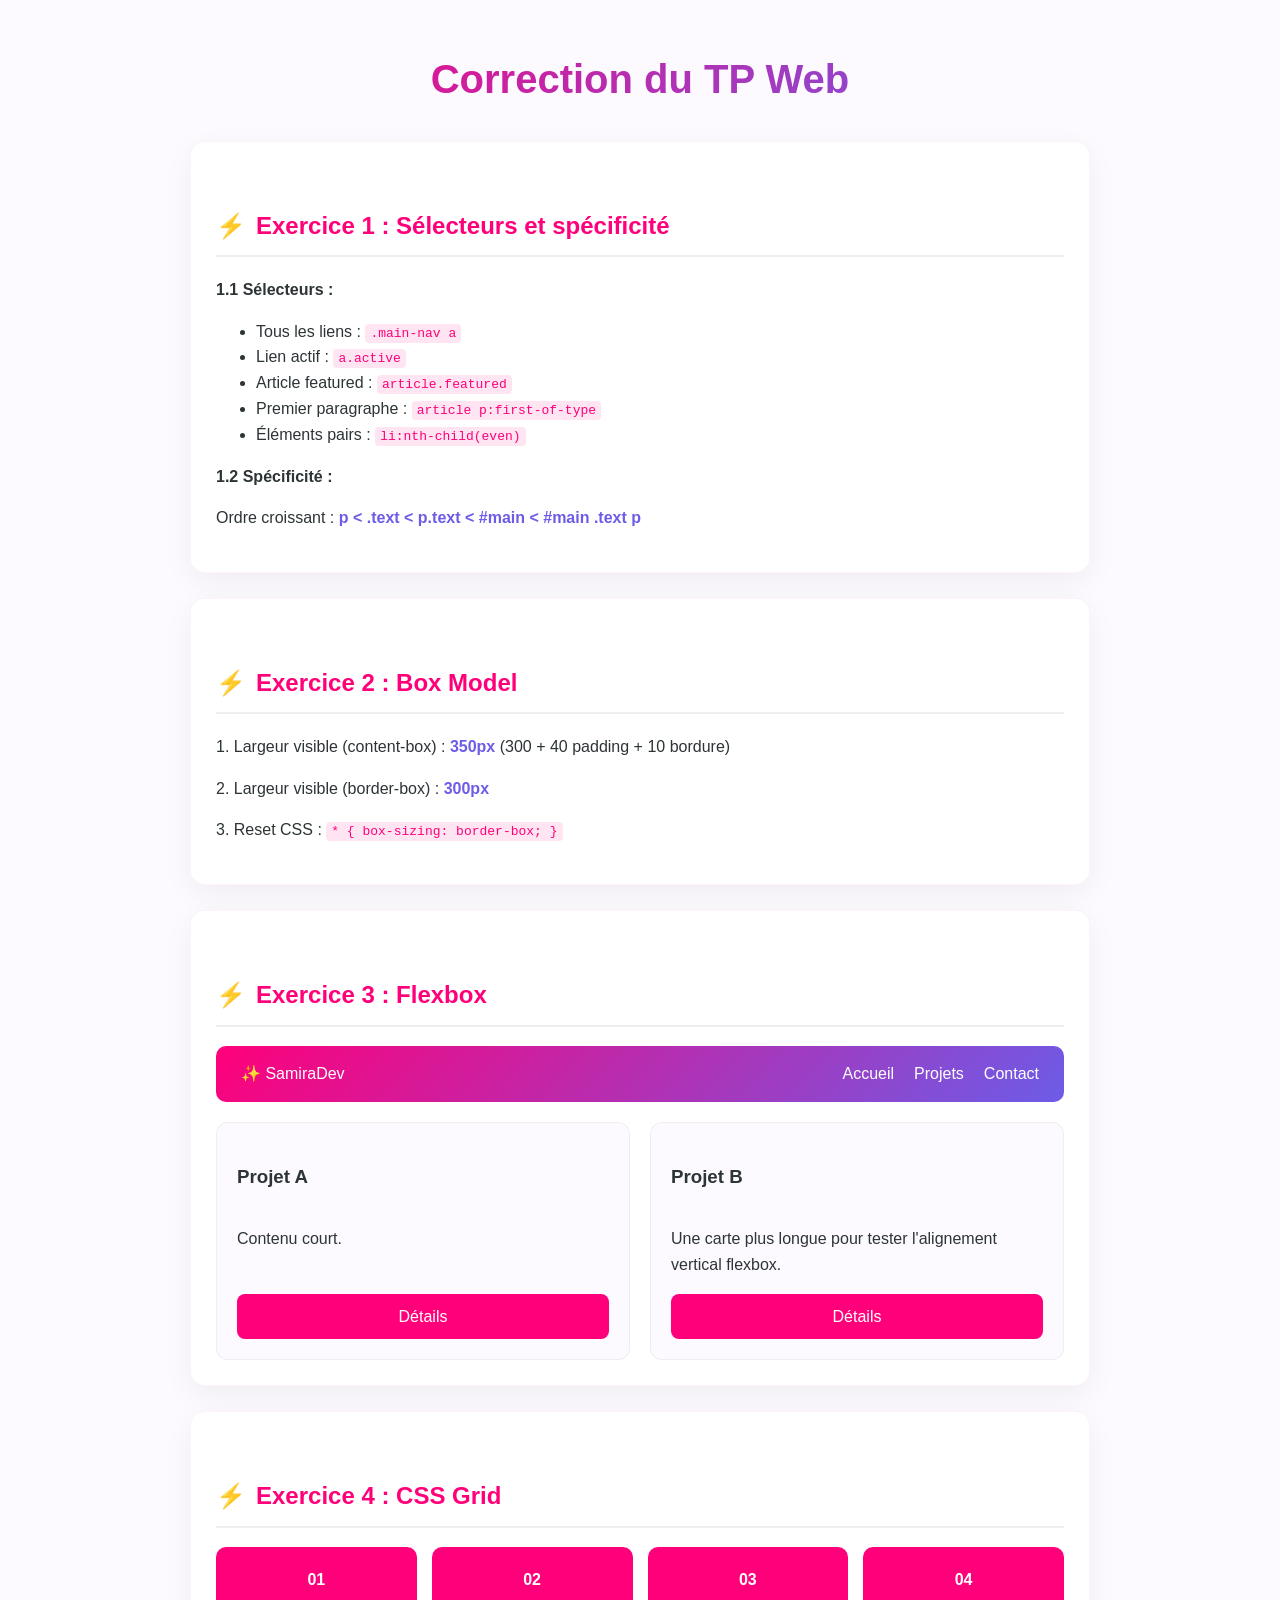
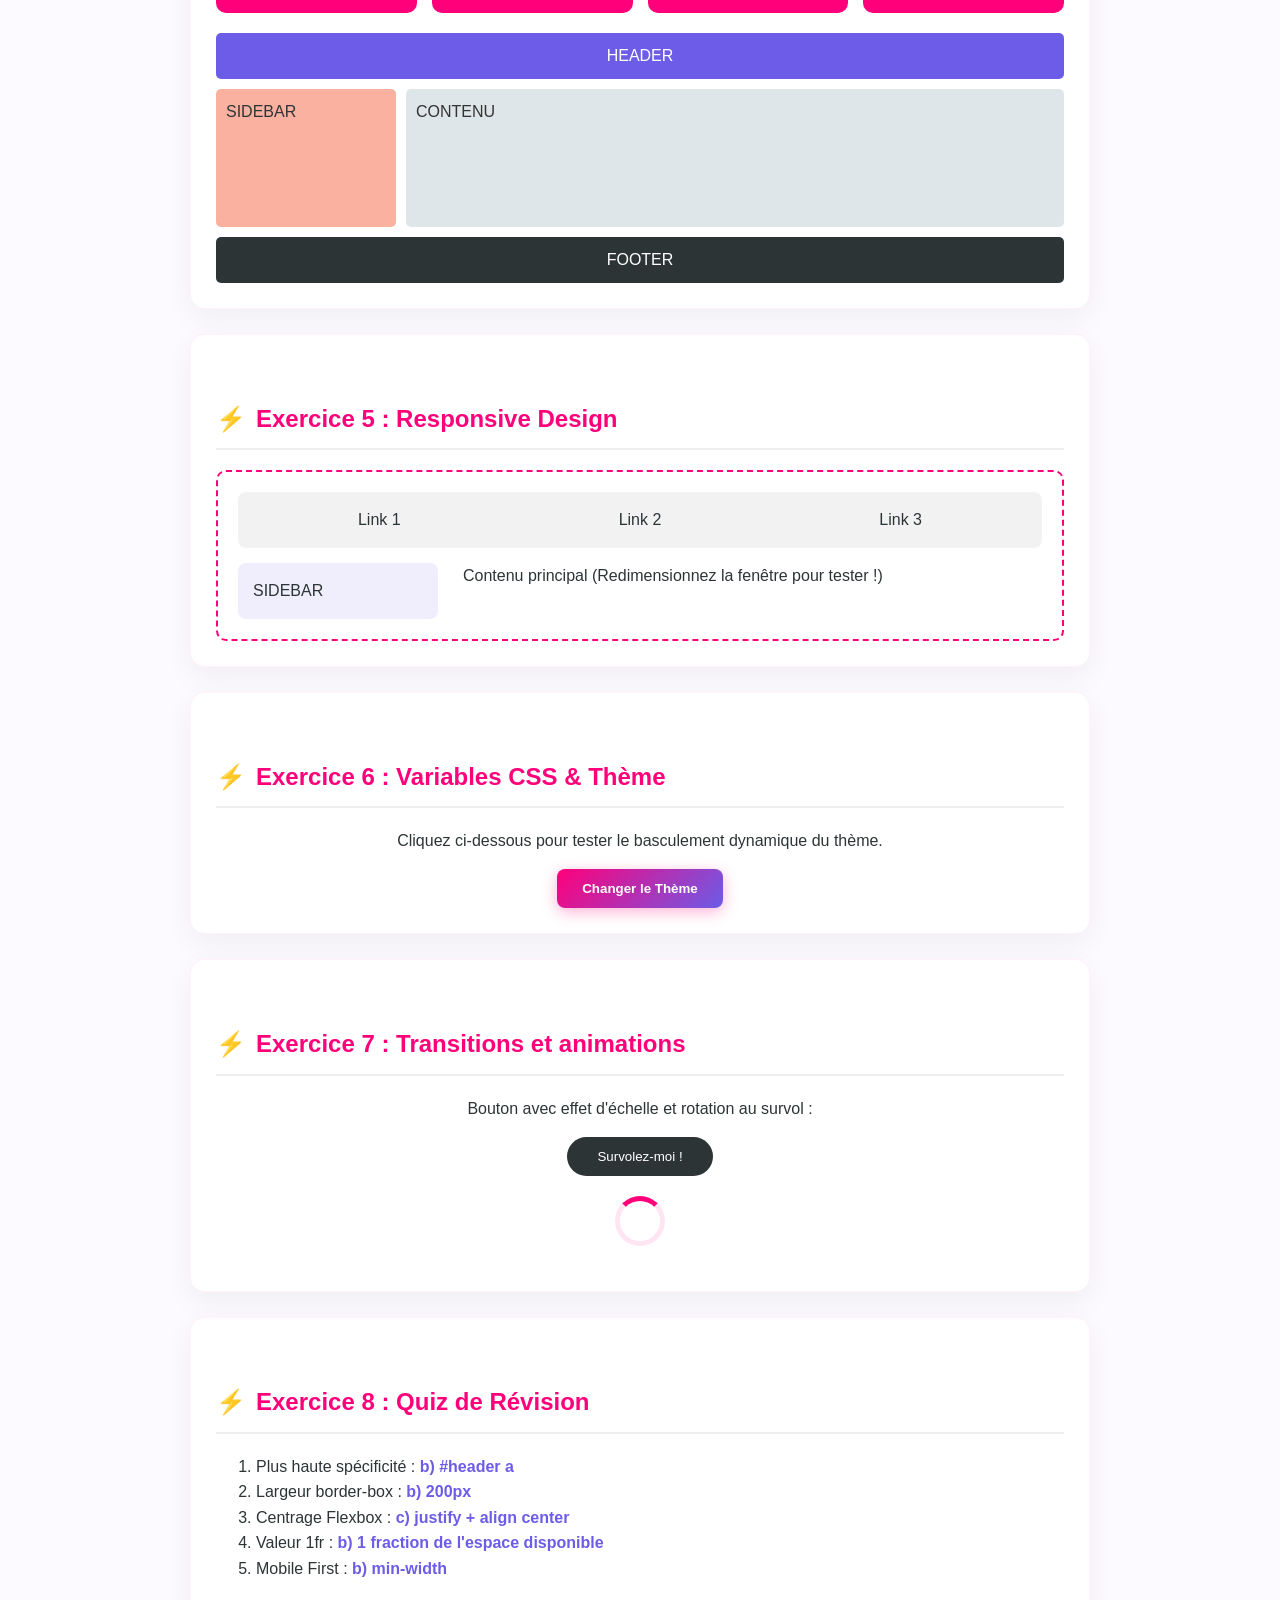
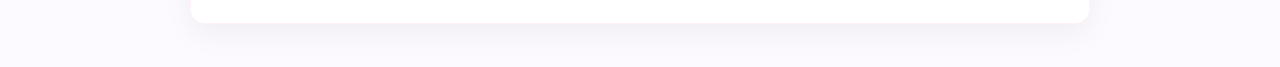
<file: TD4/index (4).html>
<!DOCTYPE html>
<html lang="fr">
<head>
  <meta charset="UTF-8">
  <meta name="viewport" content="width=device-width, initial-scale=1.0">
  <title>TP Web - Design Orchidée & Violet</title>
  <style>
    /* --- CONFIGURATION DES VARIABLES (EXERCICE 6) --- */
    :root {
      --primary-color: #ff007a; /* Rose Orchidée */
      --secondary-color: #2d3436;
      --bg-color: #fcfaff;
      --text-color: #2d3436;
      --card-bg: #ffffff;
      --accent-gradient: linear-gradient(135deg, #ff007a 0%, #6c5ce7 100%);
    }

    /* Thème Sombre */
    body.dark-theme {
      --bg-color: #120f1a;
      --text-color: #f1f1f1;
      --card-bg: #1e1b26;
      --secondary-color: #ff007a;
    }

    /* --- BASE & RESET (EXERCICE 2.1 Q3) --- */
    * {
      box-sizing: border-box;
    }

    body {
      font-family: 'Poppins', 'Segoe UI', sans-serif;
      background-color: var(--bg-color);
      color: var(--text-color);
      line-height: 1.6;
      margin: 0;
      padding: 20px;
      transition: all 0.4s ease;
    }

    .container { max-width: 900px; margin: 0 auto; }
    
    h1 { 
      text-align: center; 
      background: var(--accent-gradient);
      -webkit-background-clip: text;
      -webkit-text-fill-color: transparent;
      font-size: 2.5rem;
      margin-bottom: 30px;
    }

    h2 { 
      color: var(--primary-color); 
      border-bottom: 2px solid #eee;
      padding-bottom: 10px;
      margin-top: 40px;
      display: flex;
      align-items: center;
    }

    h2::before {
      content: '⚡';
      margin-right: 10px;
    }
    
    .exo-section {
      background: var(--card-bg);
      padding: 25px;
      margin-bottom: 25px;
      border-radius: 15px;
      box-shadow: 0 10px 30px rgba(0,0,0,0.05);
      border: 1px solid rgba(255, 0, 122, 0.05);
    }

    code { background: rgba(255, 0, 122, 0.1); padding: 2px 5px; border-radius: 4px; color: #ff007a; font-family: monospace; }
    .ans { color: #6c5ce7; font-weight: bold; }

    /* --- EXERCICE 3 : FLEXBOX --- */
    .navbar {
      display: flex;
      justify-content: space-between;
      align-items: center;
      background: var(--accent-gradient);
      color: white;
      padding: 15px 25px;
      border-radius: 10px;
    }
    .nav-links { display: flex; list-style: none; gap: 20px; margin: 0; padding: 0; }
    .nav-links a { color: white; text-decoration: none; font-weight: 500; }

    .cards-container { display: flex; gap: 20px; margin-top: 20px; }
    .card { 
      flex: 1; background: var(--bg-color); padding: 20px; border-radius: 12px; color: var(--text-color);
      display: flex; flex-direction: column; border: 1px solid rgba(0,0,0,0.05);
    }
    .card-link { 
      margin-top: auto; background: var(--primary-color); color: white; 
      text-align: center; padding: 10px; text-decoration: none; border-radius: 8px; 
      transition: 0.3s;
    }
    .card-link:hover { opacity: 0.8; transform: translateY(-2px); }

    /* --- EXERCICE 4 : GRID --- */
    .grid-cards {
      display: grid;
      grid-template-columns: repeat(auto-fit, minmax(150px, 1fr));
      gap: 15px;
    }
    .grid-item { background: var(--primary-color); color: white; padding: 20px; text-align: center; border-radius: 10px; font-weight: bold; }

    .page-layout {
      display: grid;
      grid-template-areas: "header header" "sidebar main" "footer footer";
      grid-template-columns: 180px 1fr;
      grid-template-rows: auto 1fr auto;
      gap: 10px;
      height: 250px;
      margin-top: 20px;
    }
    .header-area { grid-area: header; background: #6c5ce7; color: white; text-align: center; padding: 10px; border-radius: 5px; }
    .sidebar-area { grid-area: sidebar; background: #fab1a0; color: #2d3436; padding: 10px; border-radius: 5px; }
    .main-area { grid-area: main; background: #dfe6e9; color: #333; padding: 10px; border-radius: 5px; }
    .footer-area { grid-area: footer; background: #2d3436; color: white; text-align: center; padding: 10px; border-radius: 5px; }

    /* --- EXERCICE 5 : RESPONSIVE --- */
    .res-container { width: 100%; padding: 20px; border: 2px dashed #ff007a; border-radius: 10px; }
    .res-nav { display: flex; flex-direction: column; gap: 8px; background: rgba(0,0,0,0.05); padding: 15px; border-radius: 8px; }
    .res-sidebar { display: none; }
    .res-content { display: block; margin-top: 15px; }

    @media (min-width: 768px) {
      .res-nav { flex-direction: row; justify-content: space-around; }
      .res-content { display: flex; gap: 25px; }
      .res-sidebar { display: block; width: 200px; background: rgba(108, 92, 231, 0.1); padding: 15px; border-radius: 8px; }
    }

    /* --- EXERCICE 6 : THEME BTN --- */
    .btn-theme {
      padding: 12px 25px;
      background: var(--accent-gradient);
      color: white;
      border: none;
      border-radius: 8px;
      cursor: pointer;
      font-weight: bold;
      box-shadow: 0 4px 15px rgba(255, 0, 122, 0.3);
      transition: 0.3s;
    }
    .btn-theme:hover { transform: scale(1.05); }

    /* --- EXERCICE 7 : ANIMATIONS --- */
    .btn-animated {
      padding: 12px 30px;
      background: #2d3436;
      color: white;
      border: none;
      border-radius: 50px;
      cursor: pointer;
      transition: all 0.3s cubic-bezier(0.175, 0.885, 0.32, 1.275);
    }
    .btn-animated:hover { transform: scale(1.1) rotate(2deg); background: #ff007a; }

    .loader {
      width: 50px; height: 50px;
      border: 5px solid rgba(255, 0, 122, 0.1);
      border-top: 5px solid #ff007a;
      border-radius: 50%;
      animation: spin 1s cubic-bezier(0.68, -0.55, 0.265, 1.55) infinite;
      margin: 20px auto;
    }
    @keyframes spin { 0% { transform: rotate(0deg); } 100% { transform: rotate(360deg); } }

  </style>
</head>
<body>

<div class="container">
  <h1>Correction du TP Web</h1>

  <section class="exo-section">
    <h2>Exercice 1 : Sélecteurs et spécificité</h2>
    <p><strong>1.1 Sélecteurs :</strong></p>
    <ul>
      <li>Tous les liens : <code>.main-nav a</code></li>
      <li>Lien actif : <code>a.active</code></li>
      <li>Article featured : <code>article.featured</code></li>
      <li>Premier paragraphe : <code>article p:first-of-type</code></li>
      <li>Éléments pairs : <code>li:nth-child(even)</code></li>
    </ul>
    <p><strong>1.2 Spécificité :</strong></p>
    <p>Ordre croissant : <span class="ans">p < .text < p.text < #main < #main .text p</span></p>
  </section>

  <section class="exo-section">
    <h2>Exercice 2 : Box Model</h2>
    <p>1. Largeur visible (content-box) : <span class="ans">350px</span> (300 + 40 padding + 10 bordure)</p>
    <p>2. Largeur visible (border-box) : <span class="ans">300px</span></p>
    <p>3. Reset CSS : <code>* { box-sizing: border-box; }</code></p>
  </section>

  <section class="exo-section">
    <h2>Exercice 3 : Flexbox</h2>
    <nav class="navbar">
      <div class="logo">✨ SamiraDev</div>
      <ul class="nav-links">
        <li><a href="#">Accueil</a></li><li><a href="#">Projets</a></li><li><a href="#">Contact</a></li>
      </ul>
    </nav>
    <div class="cards-container">
      <div class="card"><h3>Projet A</h3><p>Contenu court.</p><a href="#" class="card-link">Détails</a></div>
      <div class="card"><h3>Projet B</h3><p>Une carte plus longue pour tester l'alignement vertical flexbox.</p><a href="#" class="card-link">Détails</a></div>
    </div>
  </section>

  <section class="exo-section">
    <h2>Exercice 4 : CSS Grid</h2>
    <div class="grid-cards">
      <div class="grid-item">01</div><div class="grid-item">02</div><div class="grid-item">03</div><div class="grid-item">04</div>
    </div>
    <div class="page-layout">
      <header class="header-area">HEADER</header>
      <nav class="sidebar-area">SIDEBAR</nav>
      <main class="main-area">CONTENU</main>
      <footer class="footer-area">FOOTER</footer>
    </div>
  </section>

  <section class="exo-section">
    <h2>Exercice 5 : Responsive Design</h2>
    <div class="res-container">
      <nav class="res-nav">
        <span>Link 1</span><span>Link 2</span><span>Link 3</span>
      </nav>
      <div class="res-content">
        <aside class="res-sidebar">SIDEBAR</aside>
        <main>Contenu principal (Redimensionnez la fenêtre pour tester !)</main>
      </div>
    </div>
  </section>

  <section class="exo-section" style="text-align: center;">
    <h2>Exercice 6 : Variables CSS & Thème</h2>
    <p>Cliquez ci-dessous pour tester le basculement dynamique du thème.</p>
    <button class="btn-theme" onclick="document.body.classList.toggle('dark-theme')">
      Changer le Thème
    </button>
  </section>

  <section class="exo-section" style="text-align: center;">
    <h2>Exercice 7 : Transitions et animations</h2>
    <p>Bouton avec effet d'échelle et rotation au survol :</p>
    <button class="btn-animated">Survolez-moi !</button>
    <div class="loader"></div>
  </section>

  <section class="exo-section">
    <h2>Exercice 8 : Quiz de Révision</h2>
    <ol>
      <li>Plus haute spécificité : <span class="ans">b) #header a</span></li>
      <li>Largeur border-box : <span class="ans">b) 200px</span></li>
      <li>Centrage Flexbox : <span class="ans">c) justify + align center</span></li>
      <li>Valeur 1fr : <span class="ans">b) 1 fraction de l'espace disponible</span></li>
      <li>Mobile First : <span class="ans">b) min-width</span></li>
    </ol>
  </section>

</div>
</body>
</html>
</file>
